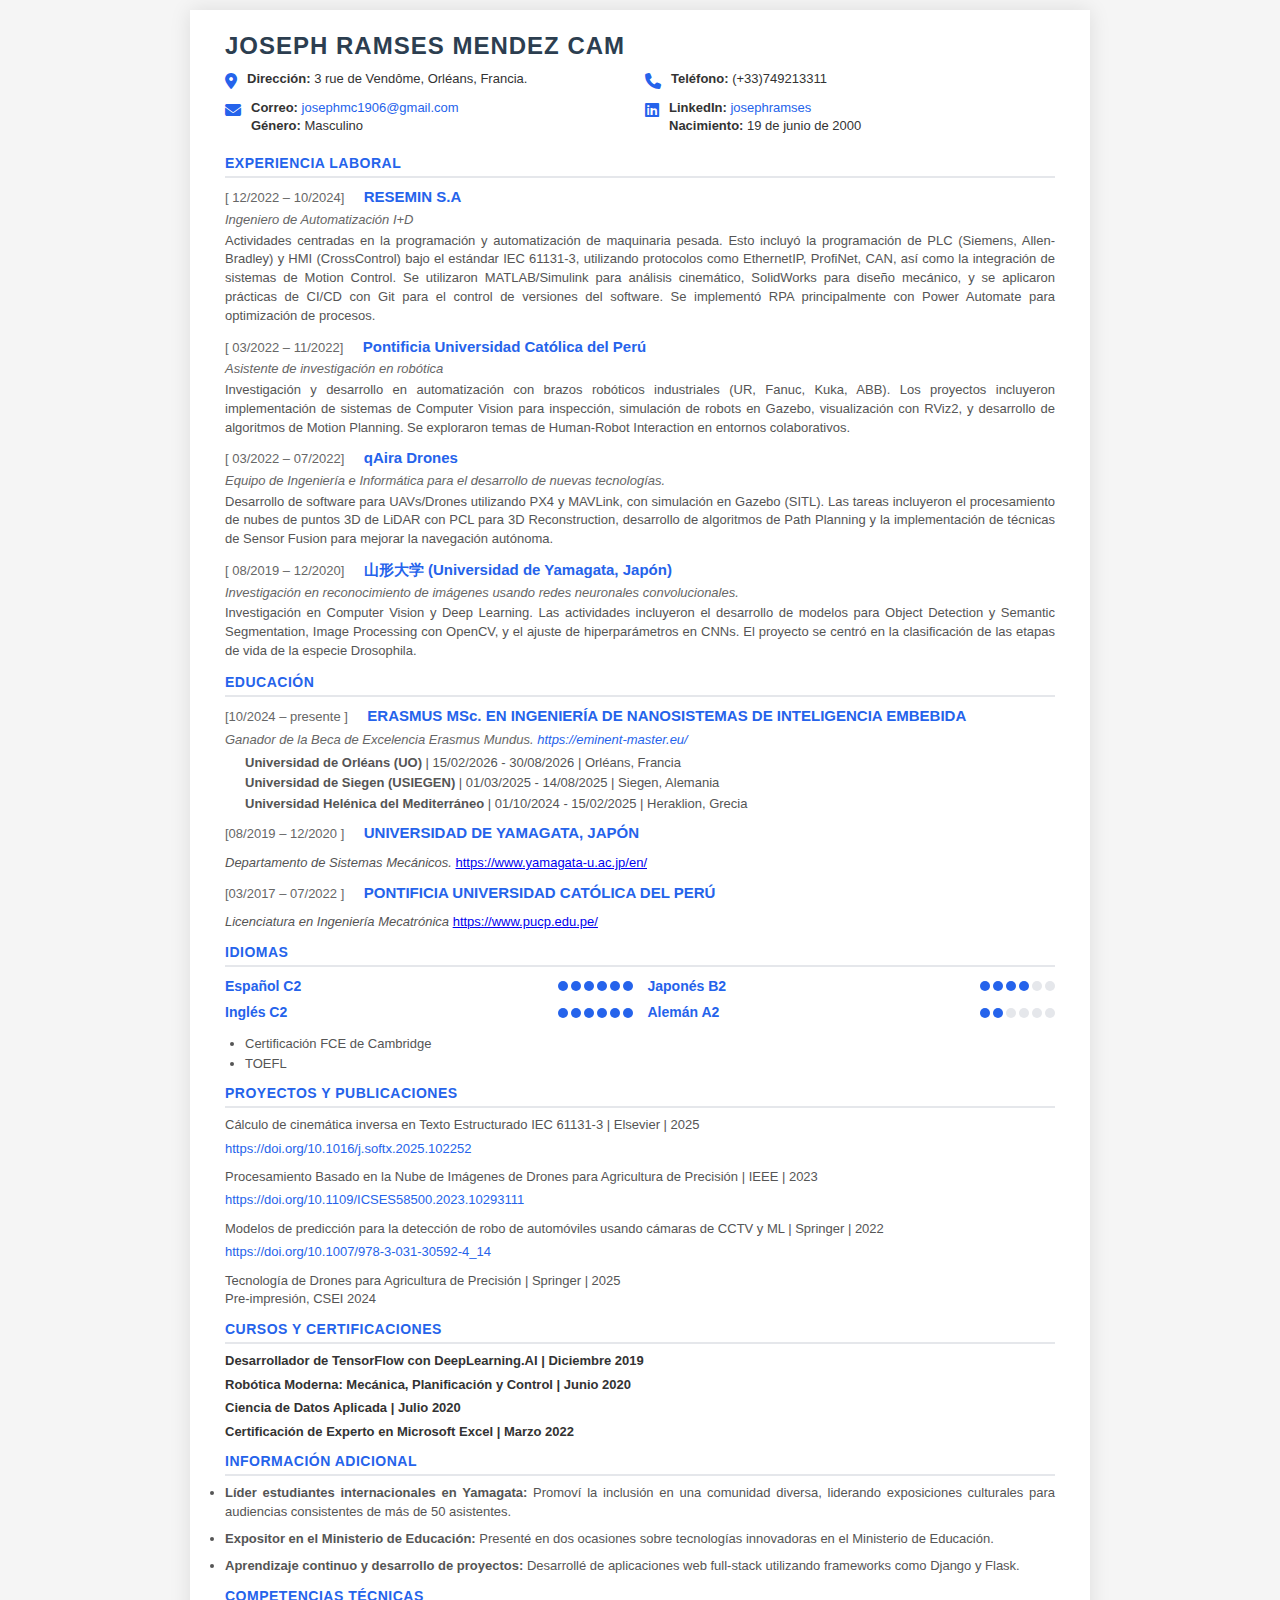
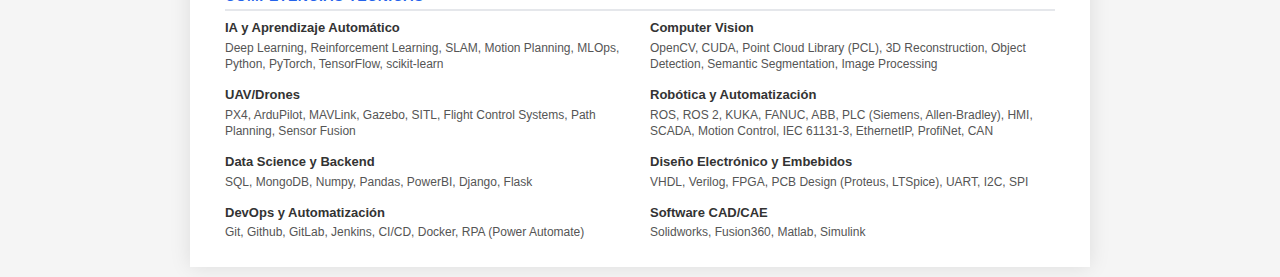
<file: CV_Joseph_Mendez_V3.html>
<!DOCTYPE html>
<html lang="es">
<head>
    <meta charset="UTF-8">
    <meta name="viewport" content="width=device-width, initial-scale=1.0">
    <title>Joseph Ramses Mendez Cam - CV</title>
    <link href="https://cdnjs.cloudflare.com/ajax/libs/font-awesome/6.4.0/css/all.min.css" rel="stylesheet">
    <style>
        * {
            margin: 0;
            padding: 0;
            box-sizing: border-box;
        }
        
        body {
            font-family: 'Segoe UI', Tahoma, Geneva, Verdana, sans-serif;
            line-height: 1.35;
            color: #333;
            background: #f5f5f5;
            padding: 10px;
        }
        
        .container {
            max-width: 900px;
            margin: 0 auto;
            background: white;
            padding: 20px 35px;
            box-shadow: 0 0 20px rgba(0,0,0,0.1);
        }
        
        h1 {
            font-size: 24px;
            color: #2c3e50;
            margin-bottom: 8px;
            font-weight: 700;
            letter-spacing: 1px;
        }
        
        .contact-info {
            display: grid;
            grid-template-columns: 1fr 1fr;
            gap: 10px;
            margin-bottom: 20px;
            font-size: 13px;
        }
        
        .contact-item {
            display: flex;
            align-items: flex-start;
            gap: 10px;
        }
        
        .contact-item i {
            color: #2563eb;
            margin-top: 3px;
            font-size: 16px;
        }
        
        .contact-item a {
            color: #2563eb;
            text-decoration: none;
        }
        
        .contact-item a:hover {
            text-decoration: underline;
        }
        
        h2 {
            color: #2563eb;
            font-size: 14px;
            font-weight: 700;
            text-transform: uppercase;
            margin-top: 12px;
            margin-bottom: 8px;
            padding-bottom: 3px;
            border-bottom: 2px solid #e5e7eb;
            letter-spacing: 0.5px;
        }
        
        .experience-item, .education-item {
            margin-bottom: 10px;
        }
        
        .date-range {
            color: #666;
            font-size: 13px;
            display: inline-block;
            margin-right: 15px;
        }
        
        .company-name, .institution-name {
            color: #2563eb;
            font-weight: 700;
            font-size: 15px;
            display: inline-block;
        }
        
        .job-title {
            font-style: italic;
            color: #666;
            margin: 3px 0;
            font-size: 13px;
        }
        
        .description {
            color: #555;
            font-size: 13px;
            line-height: 1.45;
            margin-top: 3px;
            text-align: justify;
        }
        
        .languages {
            display: grid;
            grid-template-columns: 1fr 1fr;
            gap: 15px;
            margin-top: 10px;
        }
        
        .language-item {
            display: flex;
            justify-content: space-between;
            align-items: center;
            margin-bottom: 8px;
        }
        
        .language-name {
            font-weight: 600;
            color: #2563eb;
            font-size: 14px;
        }
        
        .language-level {
            display: flex;
            gap: 3px;
        }
        
        .dot {
            width: 10px;
            height: 10px;
            border-radius: 50%;
            background: #2563eb;
        }
        
        .dot.empty {
            background: #e5e7eb;
        }
        
        .certifications {
            margin-left: 20px;
            margin-top: 5px;
        }
        
        .certifications li {
            color: #555;
            font-size: 13px;
            margin-bottom: 2px;
        }
        
        .publication-item {
            margin-bottom: 10px;
        }
        
        .publication-title {
            color: #555;
            font-size: 13px;
            line-height: 1.4;
            margin-bottom: 2px;
        }
        
        .publication-link {
            color: #2563eb;
            text-decoration: none;
            font-size: 13px;
            word-break: break-all;
        }
        
        .publication-link:hover {
            text-decoration: underline;
        }
        
        .course-item {
            margin-bottom: 6px;
        }
        
        .course-title {
            font-weight: 600;
            color: #333;
            font-size: 13px;
        }
        
        .course-detail {
            color: #666;
            font-size: 12px;
            margin-top: 2px;
        }
        
        .additional-info li {
            margin-bottom: 8px;
            color: #555;
            font-size: 13px;
            line-height: 1.45;
            text-align: justify;
        }
        
        .skills-grid {
            display: grid;
            grid-template-columns: 1fr 1fr;
            gap: 8px 20px;
            margin-top: 8px;
        }
        
        .skill-category {
            margin-bottom: 6px;
        }
        
        .skill-title {
            font-weight: 600;
            color: #333;
            font-size: 13px;
            margin-bottom: 3px;
        }
        
        .skill-list {
            color: #555;
            font-size: 12px;
            line-height: 1.35;
        }
        
        .scholarship {
            font-style: italic;
            color: #666;
            margin: 5px 0;
            font-size: 13px;
        }
        
        .scholarship a {
            color: #2563eb;
            text-decoration: none;
        }
        
        .scholarship a:hover {
            text-decoration: underline;
        }
        
        .university-detail {
            color: #555;
            font-size: 13px;
            margin: 3px 0;
            margin-left: 20px;
        }
        
        .page-break {
            page-break-before: always;
            break-before: page;
        }
    </style>
</head>
<body>
    <div class="container">
        <h1>JOSEPH RAMSES MENDEZ CAM</h1>
        
        <div class="contact-info">
            <div class="contact-item">
                <i class="fas fa-map-marker-alt"></i>
                <div>
                    <strong>Dirección:</strong> 3 rue de Vendôme, Orléans, Francia.
                </div>
            </div>
            <div class="contact-item">
                <i class="fas fa-phone"></i>
                <div>
                    <strong>Teléfono:</strong> (+33)749213311
                </div>
            </div>
            <div class="contact-item">
                <i class="fas fa-envelope"></i>
                <div>
                    <strong>Correo:</strong> <a href="mailto:josephmc1906@gmail.com">josephmc1906@gmail.com</a><br>
                    <strong>Género:</strong> Masculino
                </div>
            </div>
            <div class="contact-item">
                <i class="fab fa-linkedin"></i>
                <div>
                    <strong>LinkedIn:</strong> <a href="https://www.linkedin.com/in/josephramses/" target="_blank">josephramses</a><br>
                    <strong>Nacimiento:</strong> 19 de junio de 2000
                </div>
            </div>
        </div>
        
        <h2>Experiencia Laboral</h2>
        
        <div class="experience-item">
            <span class="date-range">[ 12/2022 – 10/2024]</span>
            <span class="company-name">RESEMIN S.A</span>
            <div class="job-title">Ingeniero de Automatización I+D</div>
            <div class="description">
                Actividades centradas en la programación y automatización de maquinaria pesada. Esto incluyó la programación de PLC (Siemens, Allen-Bradley) y HMI (CrossControl) bajo el estándar IEC 61131-3, utilizando protocolos como EthernetIP, ProfiNet, CAN, así como la integración de sistemas de Motion Control. Se utilizaron MATLAB/Simulink para análisis cinemático, SolidWorks para diseño mecánico, y se aplicaron prácticas de CI/CD con Git para el control de versiones del software. Se implementó RPA principalmente con Power Automate para optimización de procesos.
            </div>
        </div>

        <div class="experience-item">
            <span class="date-range">[ 03/2022 – 11/2022]</span>
            <span class="company-name">Pontificia Universidad Católica del Perú</span>
            <div class="job-title">Asistente de investigación en robótica</div>
            <div class="description">
                Investigación y desarrollo en automatización con brazos robóticos industriales (UR, Fanuc, Kuka, ABB). Los proyectos incluyeron implementación de sistemas de Computer Vision para inspección, simulación de robots en Gazebo, visualización con RViz2, y desarrollo de algoritmos de Motion Planning. Se exploraron temas de Human-Robot Interaction en entornos colaborativos.
            </div>
        </div>

        <div class="experience-item">
            <span class="date-range">[ 03/2022 – 07/2022]</span>
            <span class="company-name">qAira Drones</span>
            <div class="job-title">Equipo de Ingeniería e Informática para el desarrollo de nuevas tecnologías.</div>
            <div class="description">
                Desarrollo de software para UAVs/Drones utilizando PX4 y MAVLink, con simulación en Gazebo (SITL). Las tareas incluyeron el procesamiento de nubes de puntos 3D de LiDAR con PCL para 3D Reconstruction, desarrollo de algoritmos de Path Planning y la implementación de técnicas de Sensor Fusion para mejorar la navegación autónoma.
            </div>
        </div>

        <div class="experience-item">
            <span class="date-range">[ 08/2019 – 12/2020]</span>
            <span class="company-name">山形大学 (Universidad de Yamagata, Japón)</span>
            <div class="job-title">Investigación en reconocimiento de imágenes usando redes neuronales convolucionales.</div>
            <div class="description">
                Investigación en Computer Vision y Deep Learning. Las actividades incluyeron el desarrollo de modelos para Object Detection y Semantic Segmentation, Image Processing con OpenCV, y el ajuste de hiperparámetros en CNNs. El proyecto se centró en la clasificación de las etapas de vida de la especie Drosophila.
            </div>
        </div>
        
        <h2>Educación</h2>
        
        <div class="education-item">
            <span class="date-range">[10/2024 – presente ]</span>
            <span class="company-name">ERASMUS MSc. EN INGENIERÍA DE NANOSISTEMAS DE INTELIGENCIA EMBEBIDA</span>
            
            <div class="scholarship">
                Ganador de la Beca de Excelencia Erasmus Mundus. <a href="https://eminent-master.eu/" target="_blank">https://eminent-master.eu/</a>
            </div>
            
            <div class="university-detail">
                <strong>Universidad de Orléans (UO)</strong> | 15/02/2026 - 30/08/2026 | Orléans, Francia
            </div>
            <div class="university-detail">
                <strong>Universidad de Siegen (USIEGEN)</strong> | 01/03/2025 - 14/08/2025 | Siegen, Alemania
            </div>
            <div class="university-detail">
                <strong>Universidad Helénica del Mediterráneo</strong> | 01/10/2024 - 15/02/2025 | Heraklion, Grecia
            </div>
        </div>
        
        <div class="education-item">
            <span class="date-range">[08/2019 – 12/2020 ]</span>
            <span class="company-name">UNIVERSIDAD DE YAMAGATA, JAPÓN</span>
            <div class="university-detail" style="margin-left: 0; margin-top: 10px;">
                <em>Departamento de Sistemas Mecánicos.</em> <a href="https://www.yamagata-u.ac.jp/en/" target="_blank">https://www.yamagata-u.ac.jp/en/</a>
            </div>
        </div>
        
        <div class="education-item">
            <span class="date-range">[03/2017 – 07/2022 ]</span>
            <span class="company-name">PONTIFICIA UNIVERSIDAD CATÓLICA DEL PERÚ</span>
            <div class="university-detail" style="margin-left: 0; margin-top: 10px;">
                <em>Licenciatura en Ingeniería Mecatrónica</em> <a href="https://www.pucp.edu.pe/" target="_blank">https://www.pucp.edu.pe/</a>
            </div>
        </div>
        
        <h2 class="page-break">Idiomas</h2>
        
        <div class="languages">
            <div>
                <div class="language-item">
                    <span class="language-name">Español C2</span>
                    <div class="language-level">
                        <span class="dot"></span><span class="dot"></span><span class="dot"></span><span class="dot"></span><span class="dot"></span><span class="dot"></span>
                    </div>
                </div>
                <div class="language-item">
                    <span class="language-name">Inglés C2</span>
                    <div class="language-level">
                        <span class="dot"></span><span class="dot"></span><span class="dot"></span><span class="dot"></span><span class="dot"></span><span class="dot"></span>
                    </div>
                </div>
            </div>
            <div>
                <div class="language-item">
                    <span class="language-name">Japonés B2</span>
                    <div class="language-level">
                        <span class="dot"></span><span class="dot"></span><span class="dot"></span><span class="dot"></span><span class="dot empty"></span><span class="dot empty"></span>
                    </div>
                </div>
                <div class="language-item">
                    <span class="language-name">Alemán A2</span>
                    <div class="language-level">
                        <span class="dot"></span><span class="dot"></span><span class="dot empty"></span><span class="dot empty"></span><span class="dot empty"></span><span class="dot empty"></span>
                    </div>
                </div>
            </div>
        </div>
        
        <ul class="certifications">
            <li>Certificación FCE de Cambridge</li>
            <li>TOEFL</li>
        </ul>
        
        <h2>Proyectos y Publicaciones</h2>
        
        <div class="publication-item">
            <div class="publication-title">
                Cálculo de cinemática inversa en Texto Estructurado IEC 61131-3 | Elsevier | 2025
            </div>
            <a href="https://doi.org/10.1016/j.softx.2025.102252" class="publication-link" target="_blank">https://doi.org/10.1016/j.softx.2025.102252</a>
        </div>
        
        <div class="publication-item">
            <div class="publication-title">
                Procesamiento Basado en la Nube de Imágenes de Drones para Agricultura de Precisión | IEEE | 2023
            </div>
            <a href="https://doi.org/10.1109/ICSES58500.2023.10293111" class="publication-link" target="_blank">https://doi.org/10.1109/ICSES58500.2023.10293111</a>
        </div>
        
        <div class="publication-item">
            <div class="publication-title">
                Modelos de predicción para la detección de robo de automóviles usando cámaras de CCTV y ML | Springer | 2022
            </div>
            <a href="https://doi.org/10.1007/978-3-031-30592-4_14" class="publication-link" target="_blank">https://doi.org/10.1007/978-3-031-30592-4_14</a>
        </div>
        
        <div class="publication-item">
            <div class="publication-title">
                Tecnología de Drones para Agricultura de Precisión | Springer | 2025<br>
                Pre-impresión, CSEI 2024
            </div>
        </div>
        
        <h2>Cursos y Certificaciones</h2>
        
        <div class="course-item">
            <div class="course-title">Desarrollador de TensorFlow con DeepLearning.AI | Diciembre 2019</div>
        </div>
        <div class="course-item">
            <div class="course-title">Robótica Moderna: Mecánica, Planificación y Control | Junio 2020</div>
        </div>
        <div class="course-item">
            <div class="course-title">Ciencia de Datos Aplicada | Julio 2020</div>
        </div>
        <div class="course-item">
            <div class="course-title">Certificación de Experto en Microsoft Excel | Marzo 2022</div>
        </div>
        
        <h2>Información Adicional</h2>
        
        <ul class="additional-info">
            <li><strong>Líder estudiantes internacionales en Yamagata:</strong> Promoví la inclusión en una comunidad diversa, liderando exposiciones culturales para audiencias consistentes de más de 50 asistentes.</li>
            <li><strong>Expositor en el Ministerio de Educación:</strong> Presenté en dos ocasiones sobre tecnologías innovadoras en el Ministerio de Educación.</li>
            <li><strong>Aprendizaje continuo y desarrollo de proyectos:</strong> Desarrollé de aplicaciones web full-stack utilizando frameworks como Django y Flask.</li>
        </ul>
        
        <h2>Competencias Técnicas</h2>
        
        <div class="skills-grid">
            <div class="skill-category">
                <div class="skill-title">IA y Aprendizaje Automático</div>
                <div class="skill-list">Deep Learning, Reinforcement Learning, SLAM, Motion Planning, MLOps, Python, PyTorch, TensorFlow, scikit-learn</div>
            </div>
            <div class="skill-category">
                <div class="skill-title">Computer Vision</div>
                <div class="skill-list">OpenCV, CUDA, Point Cloud Library (PCL), 3D Reconstruction, Object Detection, Semantic Segmentation, Image Processing</div>
            </div>
            <div class="skill-category">
                <div class="skill-title">UAV/Drones</div>
                <div class="skill-list">PX4, ArduPilot, MAVLink, Gazebo, SITL, Flight Control Systems, Path Planning, Sensor Fusion</div>
            </div>
            <div class="skill-category">
                <div class="skill-title">Robótica y Automatización</div>
                <div class="skill-list">ROS, ROS 2, KUKA, FANUC, ABB, PLC (Siemens, Allen-Bradley), HMI, SCADA, Motion Control, IEC 61131-3, EthernetIP, ProfiNet, CAN</div>
            </div>
            <div class="skill-category">
                <div class="skill-title">Data Science y Backend</div>
                <div class="skill-list">SQL, MongoDB, Numpy, Pandas, PowerBI, Django, Flask</div>
            </div>
            <div class="skill-category">
                <div class="skill-title">Diseño Electrónico y Embebidos</div>
                <div class="skill-list">VHDL, Verilog, FPGA, PCB Design (Proteus, LTSpice), UART, I2C, SPI</div>
            </div>
            <div class="skill-category">
                <div class="skill-title">DevOps y Automatización</div>
                <div class="skill-list">Git, Github, GitLab, Jenkins, CI/CD, Docker, RPA (Power Automate)</div>
            </div>
            <div class="skill-category">
                <div class="skill-title">Software CAD/CAE</div>
                <div class="skill-list">Solidworks, Fusion360, Matlab, Simulink</div>
            </div>
        </div>
    </div>
</body>
</html>
</file>
